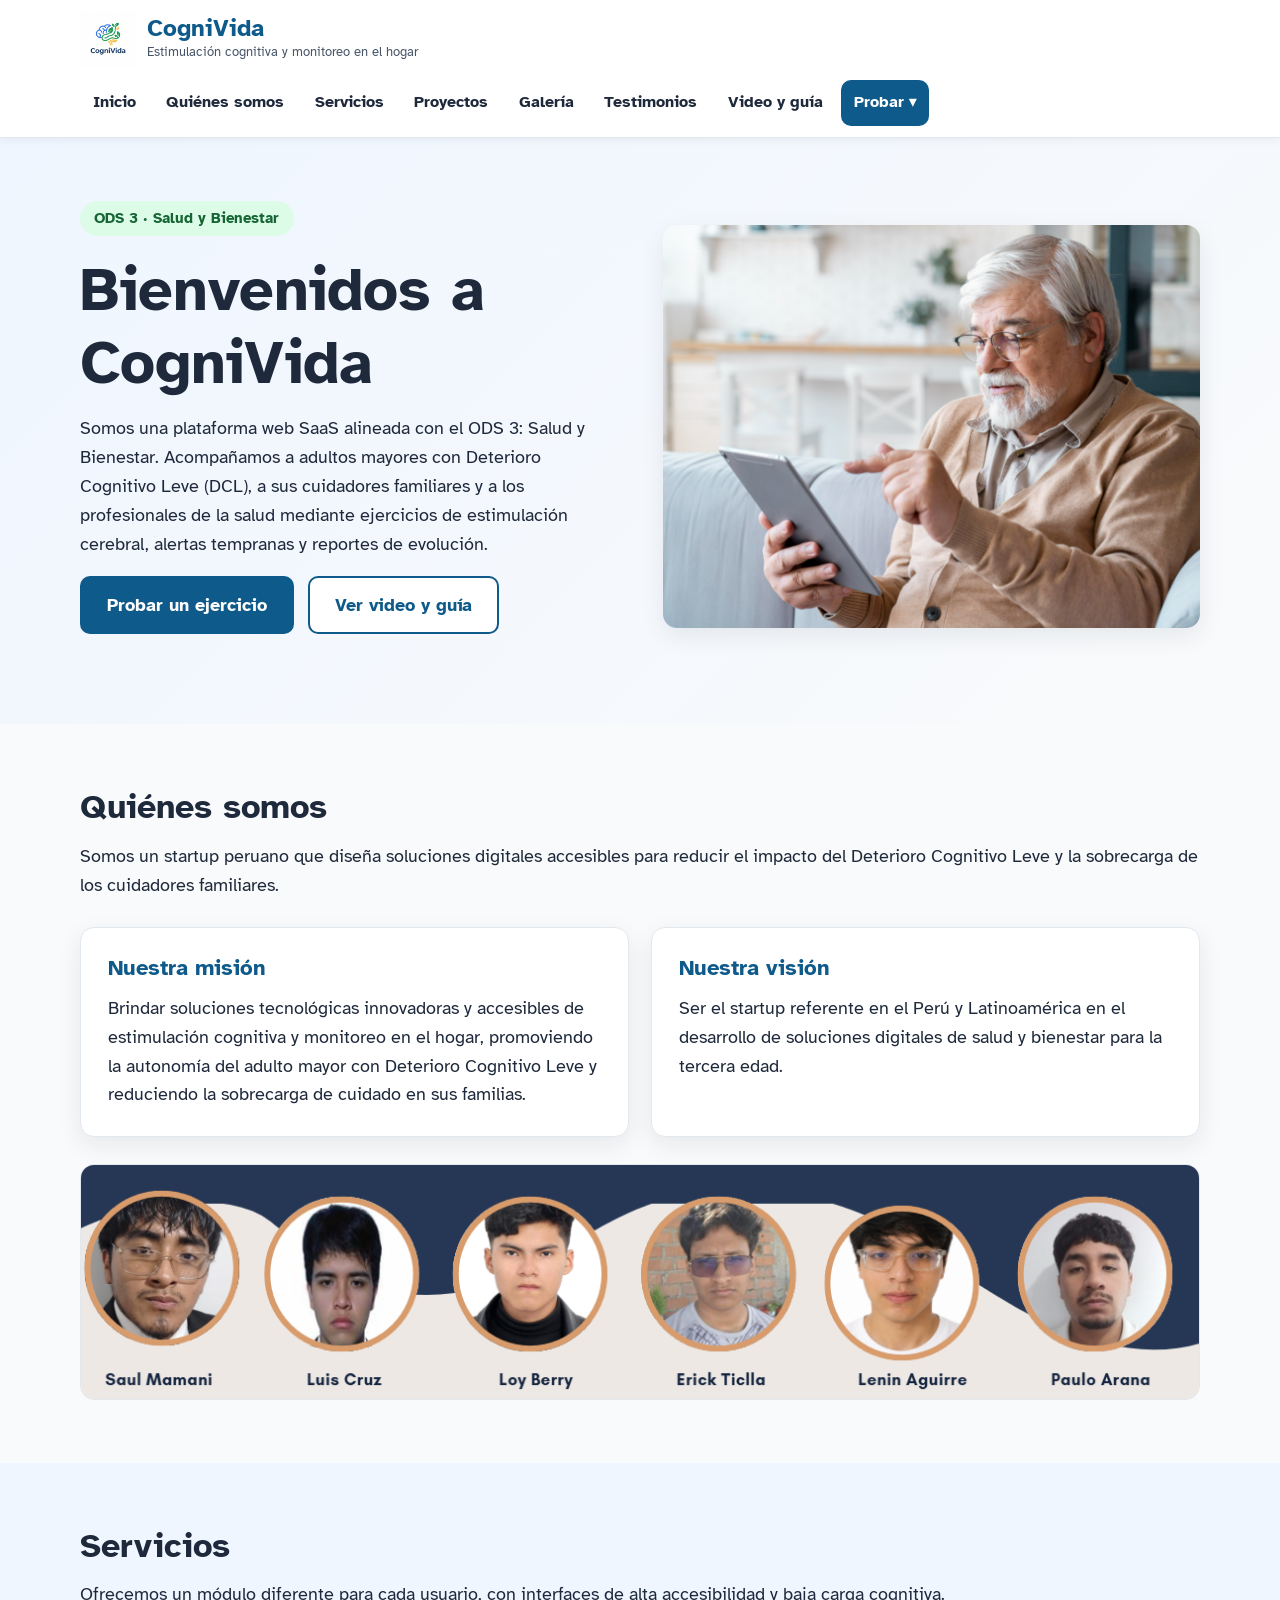
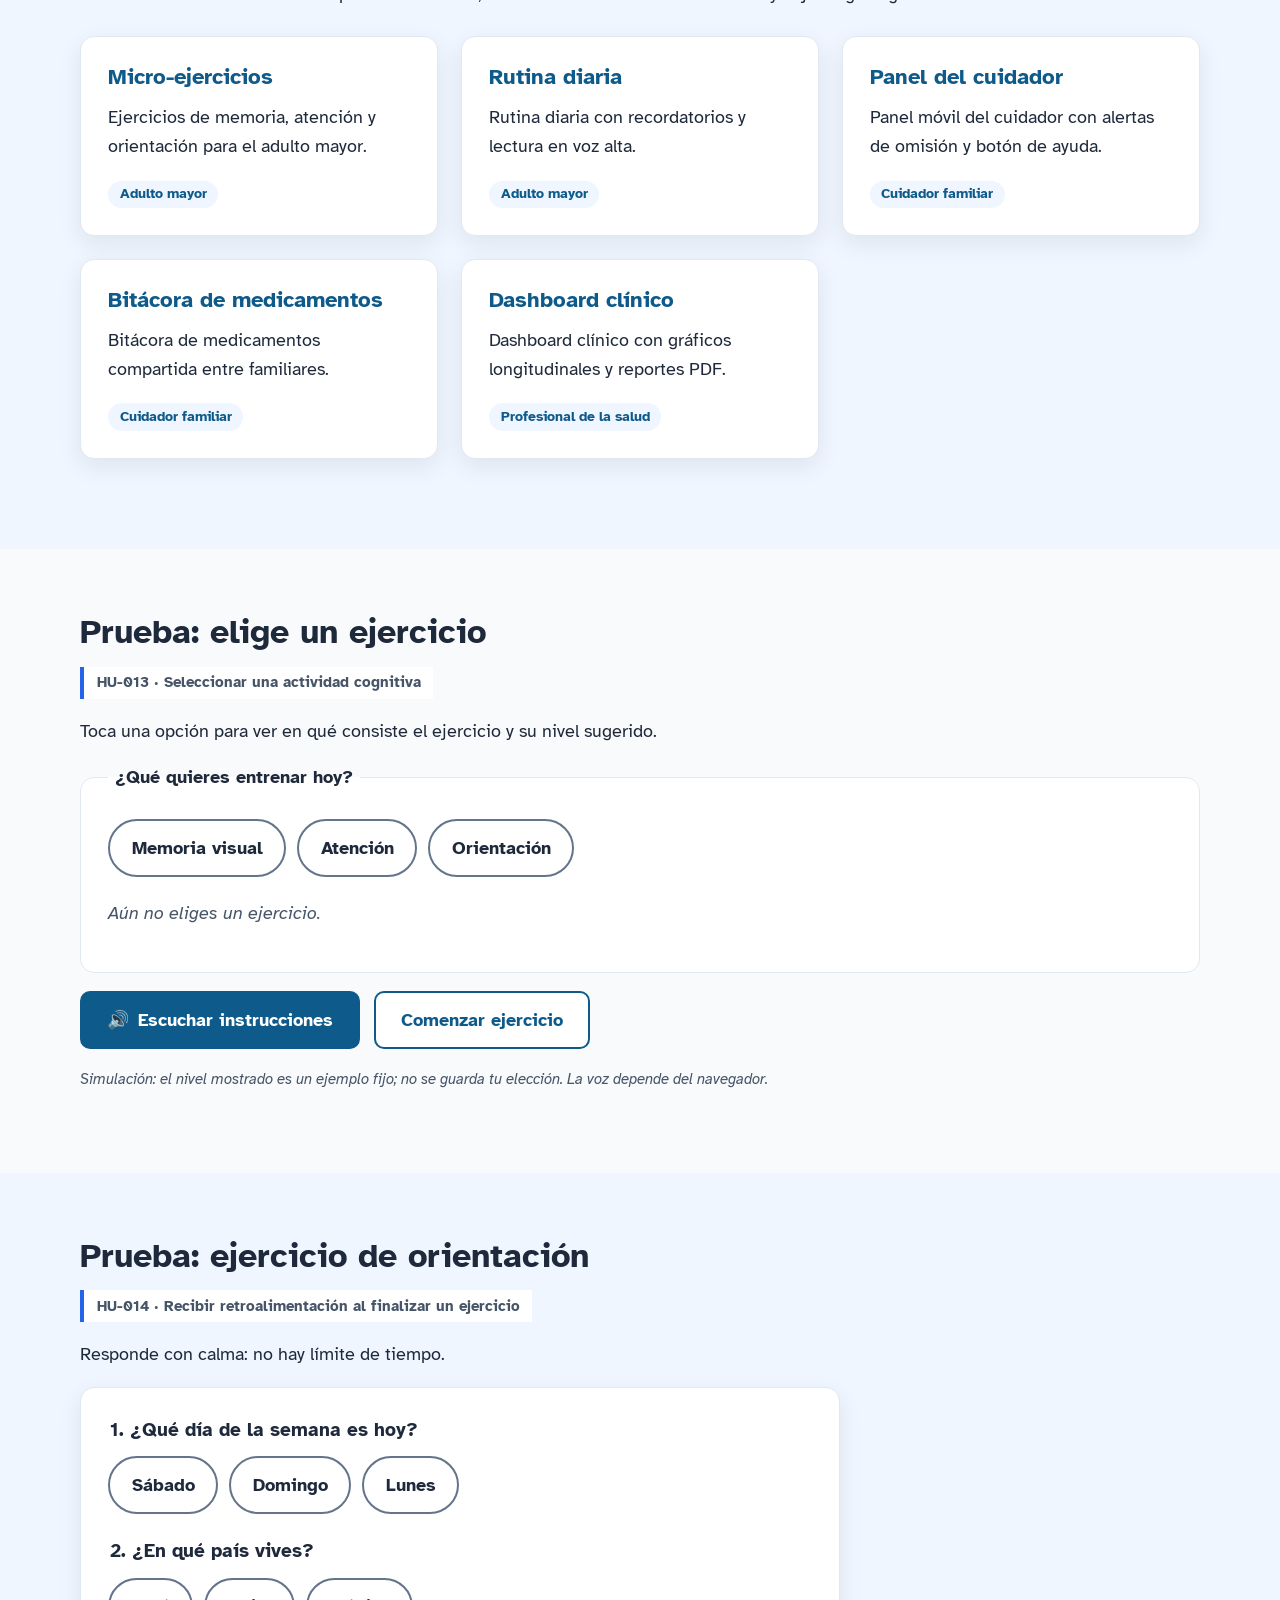
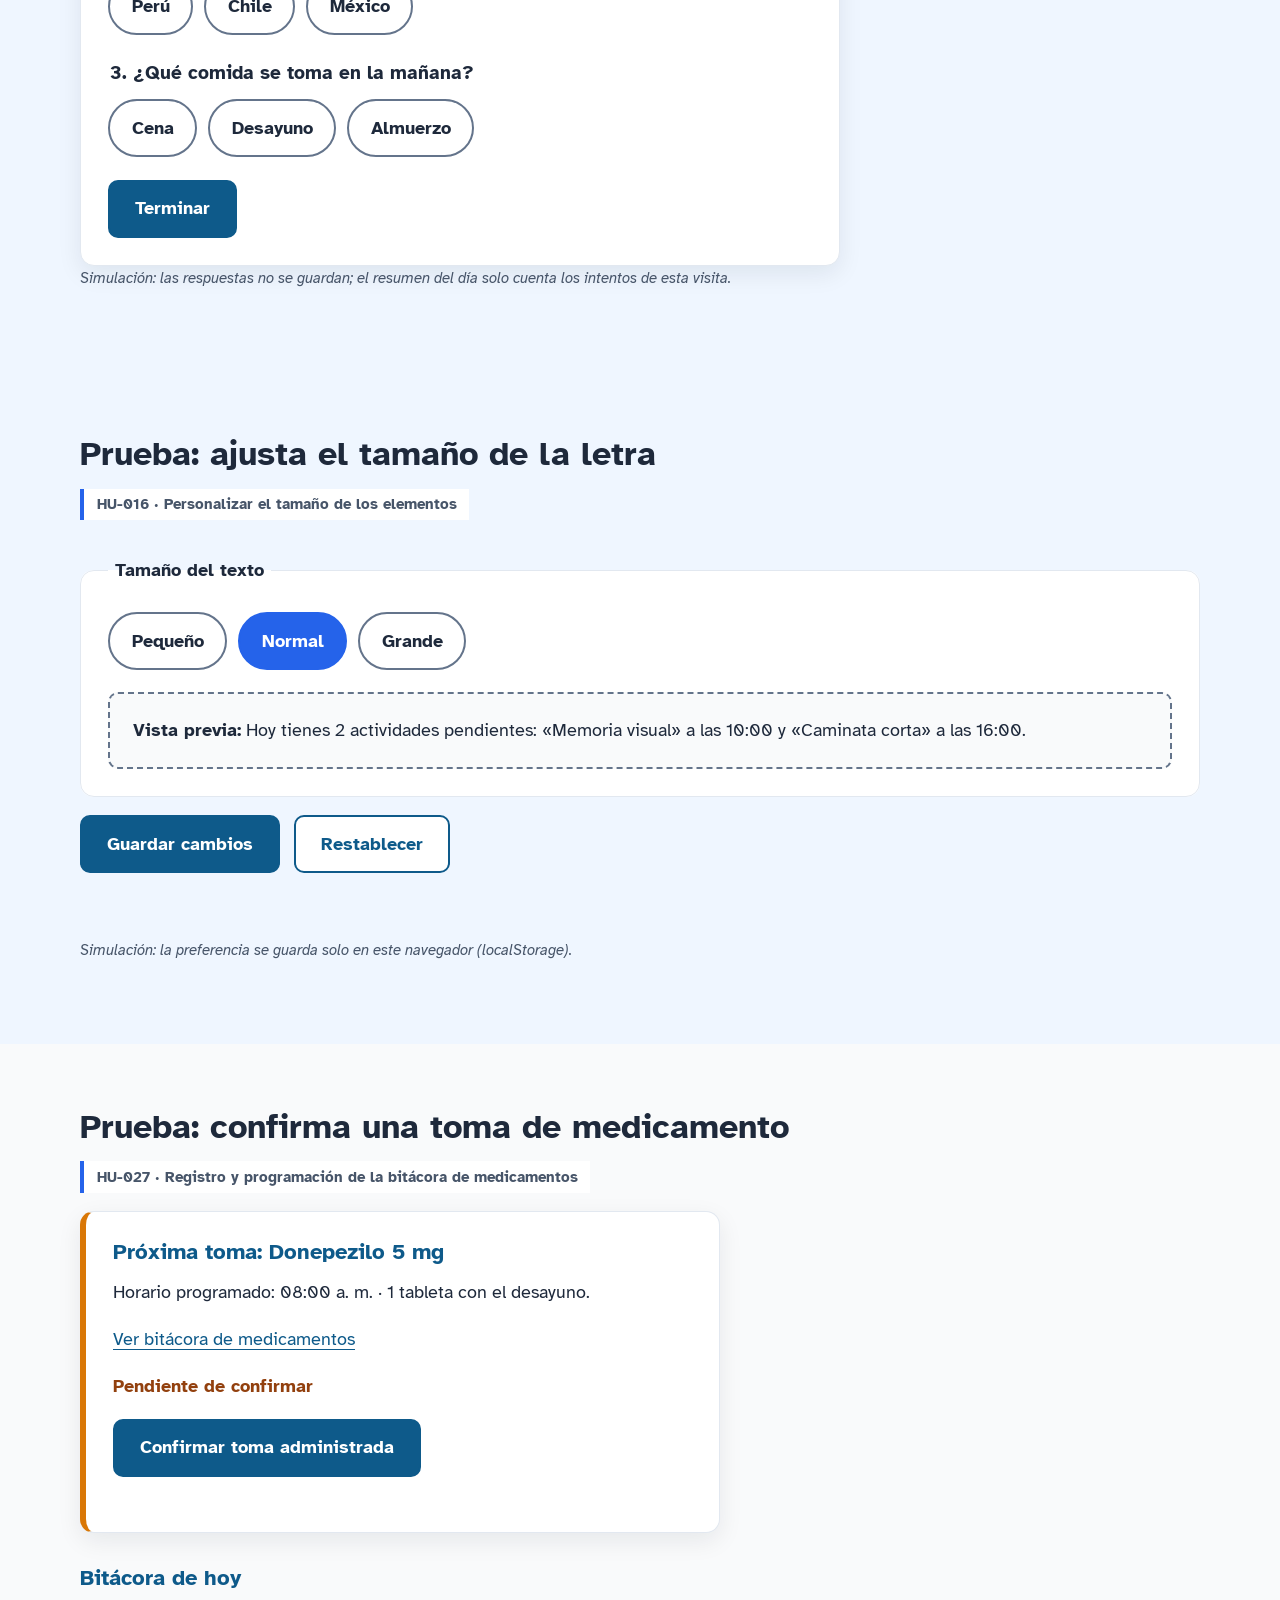
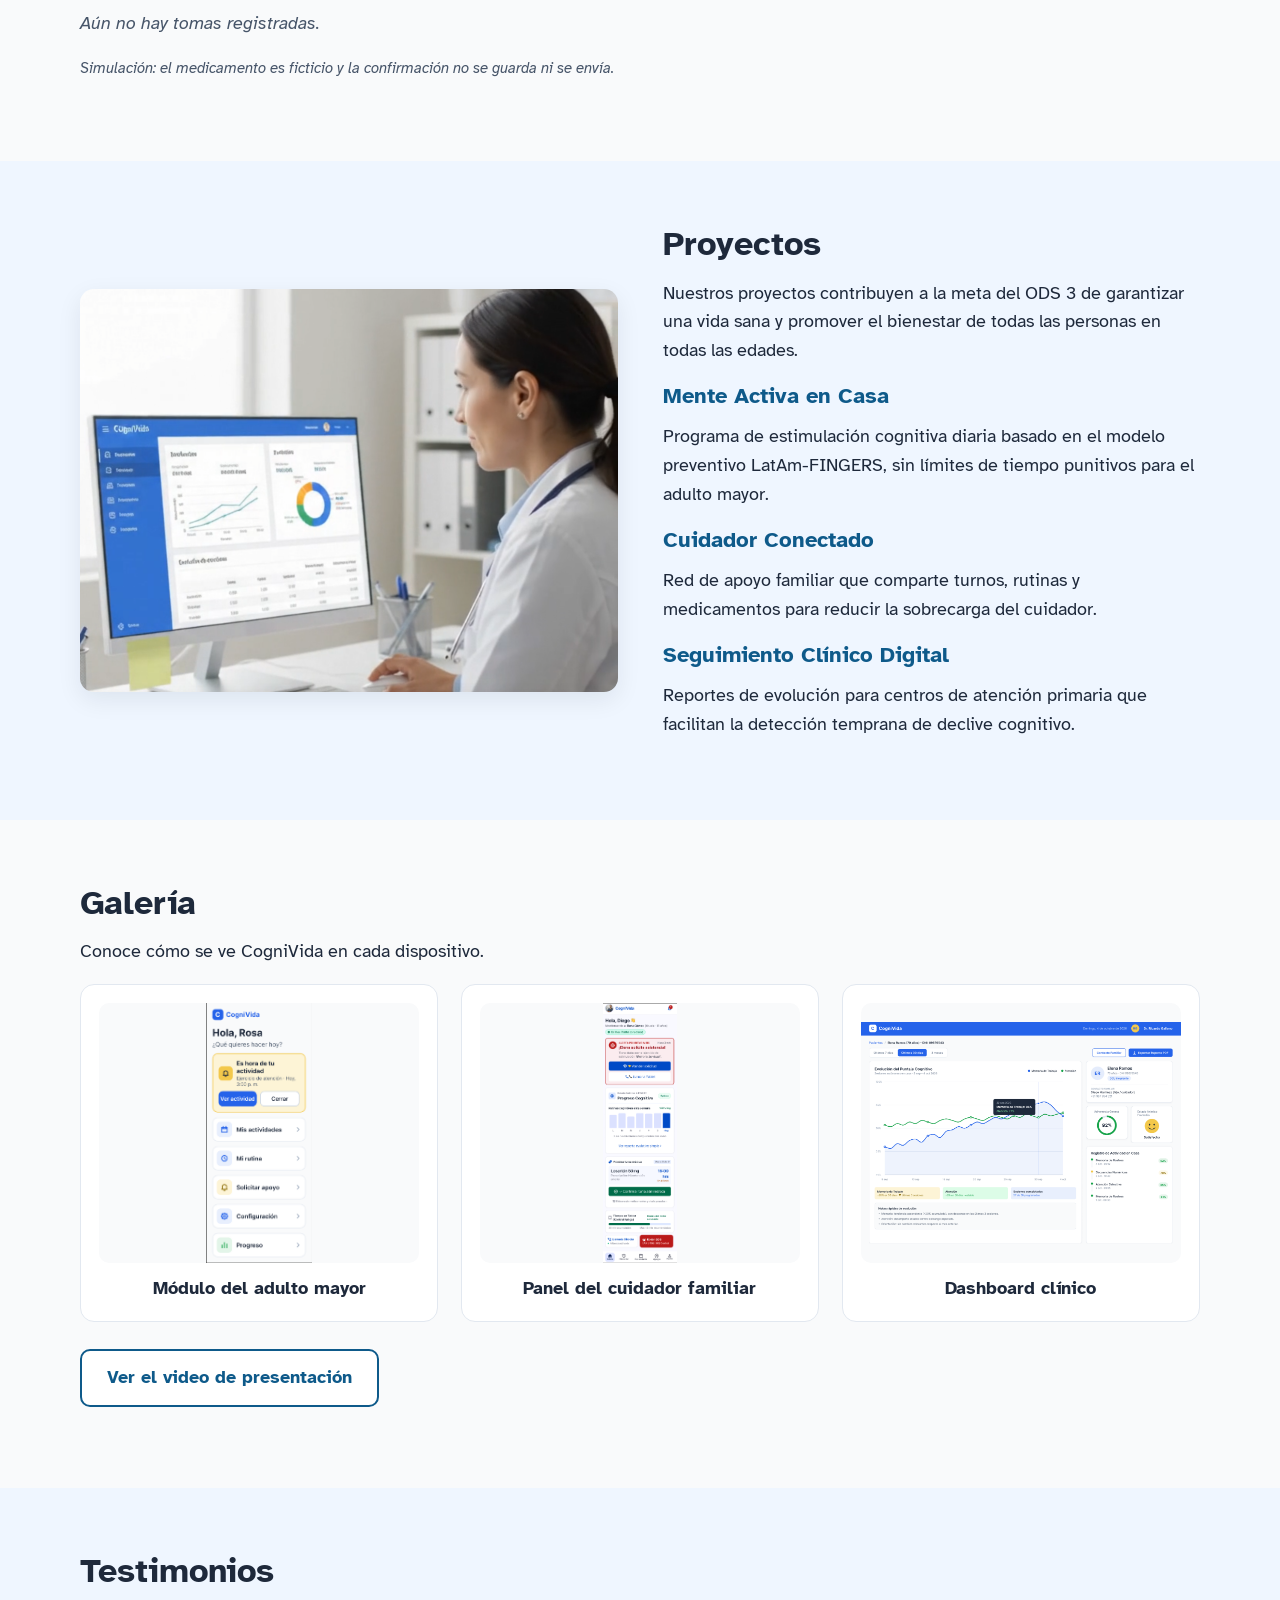
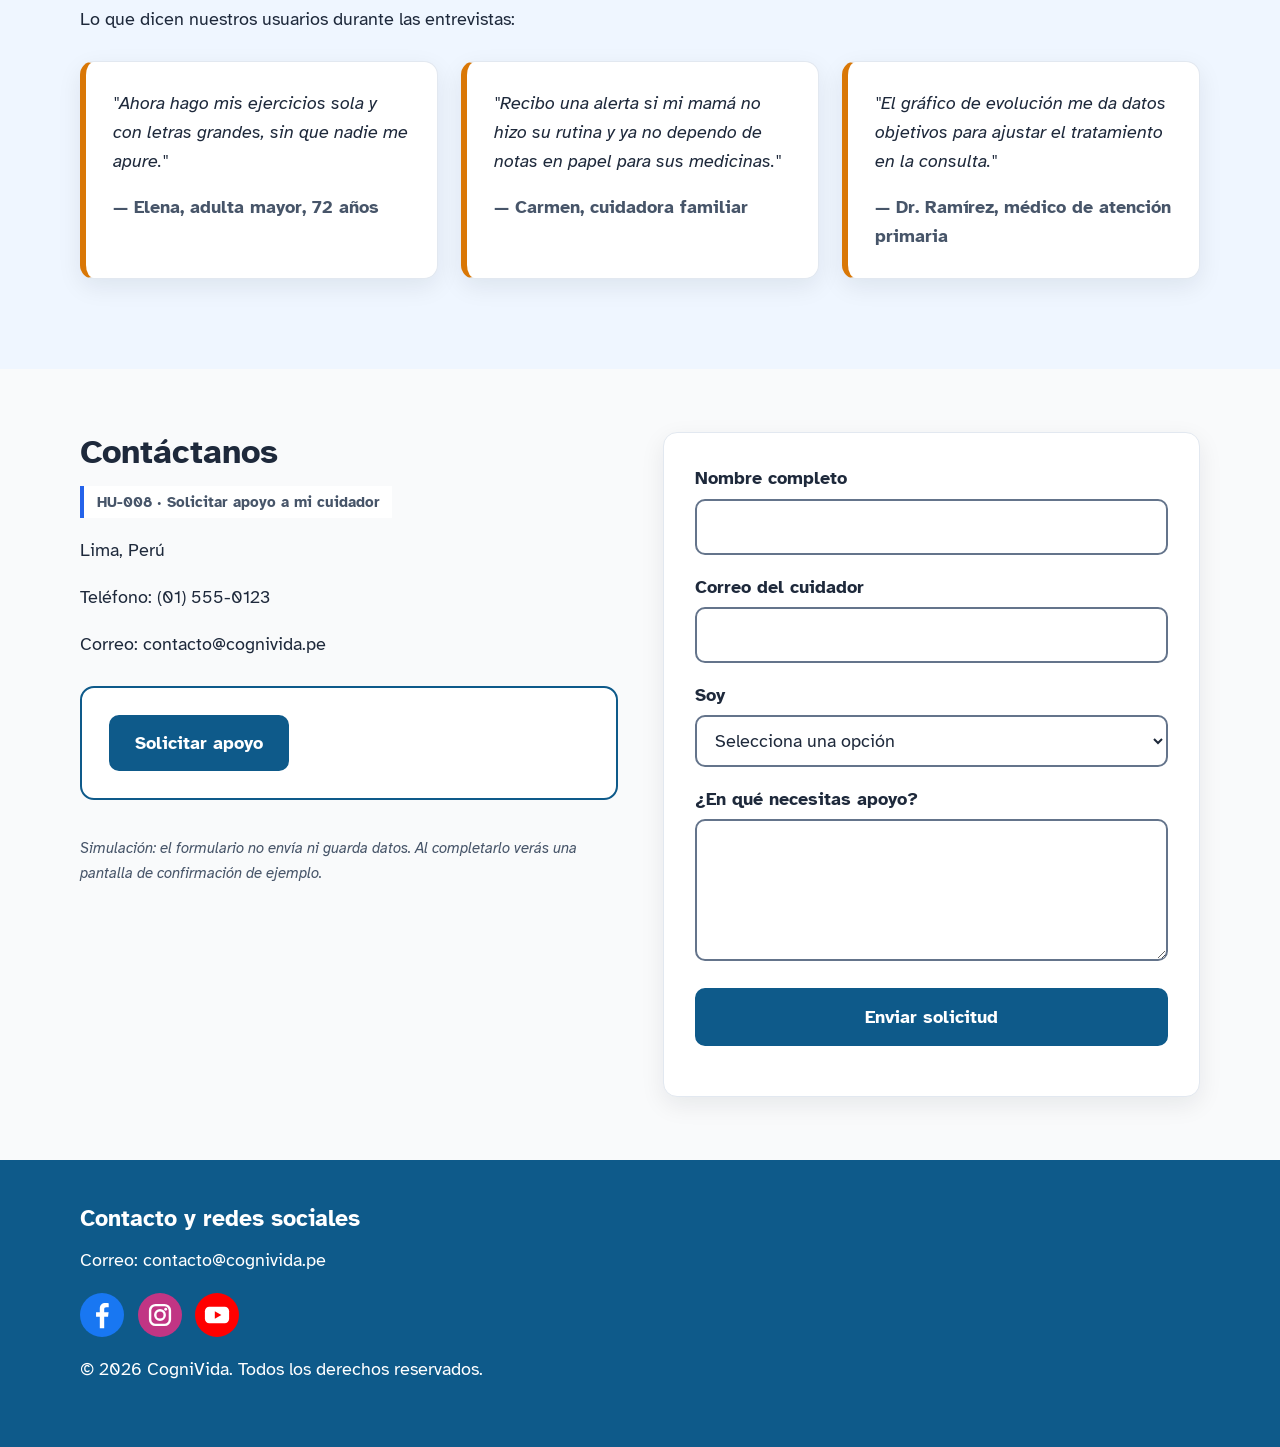
<file: index.html>
<!DOCTYPE html>
<html lang="es">

<head>
  <meta charset="UTF-8">
  <meta name="viewport"
        content="width=device-width, initial-scale=1.0">
  <title>CogniVida - ODS 3 Salud y Bienestar</title>
  <!-- PASO 1: conectar la hoja de estilos y el favicon -->
  <link rel="stylesheet" href="css/estilos.css">
  <link rel="icon" type="image/svg+xml" href="iconos/favicon.svg">
  <!-- S11: menú ACME. defer espera a que el HTML esté listo antes de ejecutar el JS -->
  <script src="js/menu.js" defer></script>
  <!-- S11 - HU-005 (Saúl Mamani): recordatorio de actividad -->
  <script src="js/recordatorio.js" defer></script>
  <!-- S11 - HU-012 (Loy Abendaño): escuchar instrucciones -->
  <script src="js/voz.js" defer></script>
  <!-- S11 - HU-014 (Paulo Arana): retroalimentación del ejercicio -->
  <script src="js/resultado.js" defer></script>
  <!-- S11 - HU-016 (Luis Cruz): tamaño de los elementos -->
  <script src="js/tamano.js" defer></script>
  <!-- S11 - HU-027 (Erick Ticlla): confirmar toma de medicamento -->
  <script src="js/medicamento.js" defer></script>
  <!-- S11 - HU-008 (Fabrizio Aguirre): solicitar apoyo -->
  <script src="js/apoyo.js" defer></script>
</head>

<body>

  <!-- ENCABEZADO FIJO (Estructura e integración: Saúl Mamani - Team Leader) -->
  <header class="cabecera">
    <div class="contenedor barra">

      <!-- Marca: regresa al inicio. menu.js también cierra la navegación móvil -->
      <a class="marca" href="#inicio" aria-label="CogniVida, ir al inicio">
        <img src="imagenes/logo-mini.png" alt="" width="56" height="56">
        <span>
          <strong>CogniVida</strong>
          <small>Estimulación cognitiva y monitoreo en el hogar</small>
        </span>
      </a>

      <!-- MENÚ ACME ADAPTADO (S11). El botón controla la navegación con id="navegacion".
           Un button ya funciona con clic, toque, Enter y barra espaciadora. -->
      <button id="boton-menu" class="hamburguesa" type="button"
              aria-controls="navegacion" aria-expanded="false" aria-label="Abrir menú">
        <span class="lineas" aria-hidden="true"><span></span><span></span><span></span></span>
        <span id="texto-menu">Menú</span>
      </button>

      <nav id="navegacion" class="navegacion" aria-label="Navegación principal">
        <!-- Lista horizontal en escritorio y vertical en celular -->
        <ul class="menu">
          <li><a href="#inicio">Inicio</a></li>
          <li><a href="#nosotros">Quiénes somos</a></li>
          <li><a href="#servicios">Servicios</a></li>
          <li><a href="#proyectos">Proyectos</a></li>
          <li><a href="#galeria">Galería</a></li>
          <li><a href="#testimonios">Testimonios</a></li>
          <li><a href="recursos.html">Video y guía</a></li>
          <li>
            <!-- details y summary abren el submenú vertical sin programar otro botón -->
            <details id="probar" class="desplegable">
              <summary>Probar</summary>
              <ul class="submenu">
                <li><a href="#orientador">Elegir un ejercicio</a></li>
                <li><a href="#ejercicio">Hacer el ejercicio</a></li>
                <li><a href="#tamano">Ajustar el tamaño</a></li>
                <li><a href="#medicamentos">Confirmar medicamento</a></li>
                <li><a href="#contacto">Pedir apoyo</a></li>
              </ul>
            </details>
          </li>
        </ul>
      </nav>

    </div>
  </header>

  <!-- CONTENIDO PRINCIPAL -->
  <main>

    <!-- PRESENTACIÓN: imagen y texto en dos columnas -->
    <section id="inicio" tabindex="-1" class="hero" aria-labelledby="titulo-inicio">

      <!-- S11 - HU-005: banner de recordatorio (oculto al inicio, lo muestra recordatorio.js).
           role="alert" hace que el lector de pantalla lo anuncie cuando aparece. -->
      <div id="banner-actividad" class="banner-recordatorio" role="alert">
        <div class="contenedor banner-contenido">
          <p><strong>Es hora de tu actividad:</strong> Memoria visual - 10:00 a. m.</p>
          <div class="banner-acciones">
            <a href="#orientador" id="btn-ver-actividad" class="boton">Ver actividad</a>
            <button type="button" id="btn-cerrar-banner" class="boton secundario">Cerrar</button>
          </div>
        </div>
      </div>
      <div class="contenedor dos-columnas">
        <div>
          <p class="etiqueta">ODS 3 · Salud y Bienestar</p>
          <h1 id="titulo-inicio">Bienvenidos a CogniVida</h1>
          <p>
            Somos una plataforma web SaaS alineada con el
            ODS 3: Salud y Bienestar. Acompañamos a adultos
            mayores con Deterioro Cognitivo Leve (DCL), a sus
            cuidadores familiares y a los profesionales de la
            salud mediante ejercicios de estimulación cerebral,
            alertas tempranas y reportes de evolución.
          </p>
          <p class="acciones">
            <a class="boton" href="#orientador">Probar un ejercicio</a>
            <a class="boton secundario" href="recursos.html">Ver video y guía</a>
          </p>
        </div>
        <img class="foto" src="imagenes/servicios.jpg"
             alt="Adulto mayor realizando ejercicios cognitivos en una tablet">
      </div>
    </section>

    <!-- QUIÉNES SOMOS (Saúl Mamani) -->
    <section id="nosotros" tabindex="-1" class="seccion">
      <div class="contenedor">

        <h2>Quiénes somos</h2>

        <p>
          Somos un startup peruano que diseña soluciones digitales
          accesibles para reducir el impacto del Deterioro Cognitivo
          Leve y la sobrecarga de los cuidadores familiares.
        </p>

        <div class="tarjetas dos">
          <article class="tarjeta">
            <h3>Nuestra misión</h3>
            <p>
              Brindar soluciones tecnológicas innovadoras y accesibles de
              estimulación cognitiva y monitoreo en el hogar, promoviendo la
              autonomía del adulto mayor con Deterioro Cognitivo Leve y
              reduciendo la sobrecarga de cuidado en sus familias.
            </p>
          </article>
          <article class="tarjeta">
            <h3>Nuestra visión</h3>
            <p>
              Ser el startup referente en el Perú y Latinoamérica en el
              desarrollo de soluciones digitales de salud y bienestar para
              la tercera edad.
            </p>
          </article>
        </div>

        <img class="foto-equipo" src="imagenes/nosotros.png"
             alt="Integrantes del equipo CogniVida: Saul Mamani, Luis Cruz, Loy Berry, Erick Ticlla, Lenin Aguirre y Paulo Arana">

      </div>
    </section>

    <!-- SERVICIOS: tarjetas en tres columnas -->
    <section id="servicios" tabindex="-1" class="seccion fondo">
      <div class="contenedor">

        <h2>Servicios</h2>

        <p>
          Ofrecemos un módulo diferente para cada usuario, con
          interfaces de alta accesibilidad y baja carga cognitiva.
        </p>

        <ul class="tarjetas">
          <li class="tarjeta"><h3>Micro-ejercicios</h3><p>Ejercicios de memoria, atención y orientación para el adulto mayor.</p><span class="chip">Adulto mayor</span></li>
          <li class="tarjeta"><h3>Rutina diaria</h3><p>Rutina diaria con recordatorios y lectura en voz alta.</p><span class="chip">Adulto mayor</span></li>
          <li class="tarjeta"><h3>Panel del cuidador</h3><p>Panel móvil del cuidador con alertas de omisión y botón de ayuda.</p><span class="chip">Cuidador familiar</span></li>
          <li class="tarjeta"><h3>Bitácora de medicamentos</h3><p>Bitácora de medicamentos compartida entre familiares.</p><span class="chip">Cuidador familiar</span></li>
          <li class="tarjeta"><h3>Dashboard clínico</h3><p>Dashboard clínico con gráficos longitudinales y reportes PDF.</p><span class="chip">Profesional de la salud</span></li>
        </ul>

      </div>
    </section>

    <!-- HU-013 Seleccionar una actividad cognitiva (Paulo Arana)
         Los radios y .resultados deben tener el MISMO padre (fieldset) -->
    <section id="orientador" tabindex="-1" class="seccion">
      <div class="contenedor">

        <h2>Prueba: elige un ejercicio</h2>
        <p class="hu">HU-013 · Seleccionar una actividad cognitiva</p>
        <p>Toca una opción para ver en qué consiste el ejercicio y su nivel sugerido.</p>

        <fieldset class="orientador">
          <legend>¿Qué quieres entrenar hoy?</legend>

          <input type="radio" id="memoria" name="ejercicio">
          <label for="memoria">Memoria visual</label>

          <input type="radio" id="atencion" name="ejercicio">
          <label for="atencion">Atención</label>

          <input type="radio" id="orientacion" name="ejercicio">
          <label for="orientacion">Orientación</label>

          <div class="resultados">
            <p class="pista">Aún no eliges un ejercicio.</p>
            <div class="respuesta memoria">
              <h3>Memoria visual <span class="chip facil">Fácil</span></h3>
              <p>Observa 4 tarjetas durante el tiempo que necesites y luego encuentra las parejas. Sin cronómetro ni penalidades.</p>
              <a class="boton" href="#tamano">Ajustar la letra antes de empezar</a>
            </div>
            <div class="respuesta atencion">
              <h3>Atención <span class="chip medio">Medio</span></h3>
              <p>Toca solo las figuras azules que aparecen entre otras de distinto color. Las instrucciones se pueden escuchar en voz alta.</p>
              <a class="boton" href="#tamano">Ajustar la letra antes de empezar</a>
            </div>
            <div class="respuesta orientacion">
              <h3>Orientación <span class="chip facil">Fácil</span></h3>
              <p>Responde preguntas sencillas sobre el día, la fecha y tu rutina, con apoyo de imágenes y lectura en voz alta.</p>
              <a class="boton" href="#tamano">Ajustar la letra antes de empezar</a>
            </div>
          </div>
        </fieldset>

        <!-- S11 - HU-012 Escuchar instrucciones de la actividad (Loy Abendaño)
             Lee en voz alta las instrucciones del ejercicio elegido arriba. -->
        <div id="pantalla-am10" class="audio-instrucciones">
          <button type="button" id="btn-escuchar" class="boton boton-audio">
            <span aria-hidden="true">🔊</span>
            <span id="texto-btn-audio">Escuchar instrucciones</span>
          </button>
          <button type="button" id="btn-siguiente" class="boton secundario">Comenzar ejercicio</button>
          <p id="aviso-voz" class="aviso" hidden>Tu navegador no puede leer las instrucciones en voz alta. Puedes leerlas en el recuadro de arriba.</p>
        </div>

        <p class="limite">Simulación: el nivel mostrado es un ejemplo fijo; no se guarda tu elección. La voz depende del navegador.</p>

      </div>
    </section>

    <!-- S11 - HU-014 Recibir retroalimentación al finalizar un ejercicio (Paulo Arana) -->
    <section id="ejercicio" tabindex="-1" class="seccion fondo">
      <div class="contenedor">

        <h2>Prueba: ejercicio de orientación</h2>
        <p class="hu">HU-014 · Recibir retroalimentación al finalizar un ejercicio</p>
        <p>Responde con calma: no hay límite de tiempo.</p>

        <!-- Cuestionario: cada fieldset es una pregunta; data-correcta guarda la respuesta -->
        <div id="cuestionario" class="tarjeta cuestionario">
          <fieldset class="pregunta" id="pregunta-dia">
            <legend>1. ¿Qué día de la semana es hoy?</legend>
            <!-- resultado.js crea estas opciones con el día real del dispositivo -->
            <div class="opciones" id="opciones-dia"></div>
          </fieldset>

          <fieldset class="pregunta" data-correcta="peru">
            <legend>2. ¿En qué país vives?</legend>
            <div class="opciones">
              <input type="radio" id="p2-peru" name="p2" value="peru"><label for="p2-peru">Perú</label>
              <input type="radio" id="p2-chile" name="p2" value="chile"><label for="p2-chile">Chile</label>
              <input type="radio" id="p2-mexico" name="p2" value="mexico"><label for="p2-mexico">México</label>
            </div>
          </fieldset>

          <fieldset class="pregunta" data-correcta="desayuno">
            <legend>3. ¿Qué comida se toma en la mañana?</legend>
            <div class="opciones">
              <input type="radio" id="p3-cena" name="p3" value="cena"><label for="p3-cena">Cena</label>
              <input type="radio" id="p3-desayuno" name="p3" value="desayuno"><label for="p3-desayuno">Desayuno</label>
              <input type="radio" id="p3-almuerzo" name="p3" value="almuerzo"><label for="p3-almuerzo">Almuerzo</label>
            </div>
          </fieldset>

          <p id="aviso-ejercicio" class="aviso" role="alert" hidden></p>
          <button type="button" id="btn-terminar" class="boton">Terminar</button>
        </div>

        <!-- Panel de resultado (AM-07): oculto hasta presionar Terminar -->
        <div id="resultado-ejercicio" class="tarjeta resultado" tabindex="-1" hidden>
          <p class="medalla" aria-hidden="true">🏅</p>
          <h3>¡Actividad completada!</h3>
          <p id="mensaje-felicitacion"></p>
          <p class="puntaje"><span id="aciertos">0</span> de <span id="total-preguntas">3</span> aciertos</p>
          <div class="barra-progreso" id="barra-progreso" role="progressbar"
               aria-label="Aciertos" aria-valuemin="0" aria-valuemax="3" aria-valuenow="0">
            <span id="barra-relleno"></span>
          </div>
          <p id="resumen-dia"></p>
          <p class="acciones">
            <button type="button" id="btn-continuar" class="boton">Continuar</button>
            <a id="btn-volver-inicio" class="boton secundario" href="#inicio">Volver al inicio</a>
          </p>
        </div>

        <p class="limite">Simulación: las respuestas no se guardan; el resumen del día solo cuenta los intentos de esta visita.</p>

      </div>
    </section>

    <!-- HU-016 Personalizar el tamaño de los elementos (Luis Cruz) -->
    <section id="tamano" tabindex="-1" class="seccion fondo">
      <div class="contenedor">

        <h2>Prueba: ajusta el tamaño de la letra</h2>
        <p class="hu">HU-016 · Personalizar el tamaño de los elementos</p>

        <fieldset class="selector-tamano">
          <legend>Tamaño del texto</legend>

          <input type="radio" id="tam-pequeno" name="tamano">
          <label for="tam-pequeno">Pequeño</label>

          <input type="radio" id="tam-normal" name="tamano" checked>
          <label for="tam-normal">Normal</label>

          <input type="radio" id="tam-grande" name="tamano">
          <label for="tam-grande">Grande</label>

          <div class="vista-previa">
            <p><strong>Vista previa:</strong> Hoy tienes 2 actividades pendientes: «Memoria visual» a las 10:00 y «Caminata corta» a las 16:00.</p>
          </div>
        </fieldset>

        <!-- S11 - HU-016: JS aplica el tamaño a toda la página y lo recuerda -->
        <p class="acciones">
          <button type="button" id="btn-guardar-tamano" class="boton">Guardar cambios</button>
          <button type="button" id="btn-restablecer-tamano" class="boton secundario">Restablecer</button>
        </p>
        <p id="mensaje-tamano" class="mensaje-estado" role="status"></p>

        <p class="limite">Simulación: la preferencia se guarda solo en este navegador (localStorage).</p>

      </div>
    </section>

    <!-- HU-027 Registro de la bitácora de medicamentos (Erick Ticlla) -->
    <section id="medicamentos" tabindex="-1" class="seccion">
      <div class="contenedor">

        <h2>Prueba: confirma una toma de medicamento</h2>
        <p class="hu">HU-027 · Registro y programación de la bitácora de medicamentos</p>

        <!-- S11 - HU-027: el checkbox de S10 se reemplaza por un botón y un dialog -->
        <div class="bitacora">
          <div class="tarjeta medicamento" id="tarjeta-medicamento">
            <h3>Próxima toma: Donepezilo 5 mg</h3>
            <p>Horario programado: 08:00 a. m. · 1 tableta con el desayuno.</p>
            <p><a href="#bitacora-hoy">Ver bitácora de medicamentos</a></p>
            <p id="estado-medicamento" class="estado estado-pendiente">Pendiente de confirmar</p>
            <button type="button" id="btn-confirmar-toma" class="boton">Confirmar toma administrada</button>
            <p id="mensaje-sincronizacion" class="mensaje-estado" role="status"></p>
          </div>

          <h3 id="bitacora-hoy" tabindex="-1">Bitácora de hoy</h3>
          <ul id="historial-tomas" class="historial">
            <li class="vacio">Aún no hay tomas registradas.</li>
          </ul>
        </div>

        <!-- Ventana de confirmación (overlay M4). dialog también se cierra con Escape -->
        <dialog id="dialogo-toma" class="dialogo" aria-labelledby="titulo-dialogo">
          <h3 id="titulo-dialogo">Confirmar medicación administrada</h3>
          <dl class="detalle-toma">
            <dt>Medicamento</dt><dd>Donepezilo</dd>
            <dt>Dosis</dt><dd>5 mg · 1 tableta</dd>
            <dt>Hora actual</dt><dd id="hora-toma">--:--</dd>
          </dl>
          <p class="acciones">
            <button type="button" id="btn-dialogo-confirmar" class="boton">Confirmar</button>
            <button type="button" id="btn-dialogo-cancelar" class="boton secundario">Cancelar</button>
          </p>
        </dialog>

        <p class="limite">Simulación: el medicamento es ficticio y la confirmación no se guarda ni se envía.</p>

      </div>
    </section>

    <!-- PROYECTOS (Paulo Arana) -->
    <section id="proyectos" tabindex="-1" class="seccion fondo">
      <div class="contenedor dos-columnas">

        <img class="foto" src="imagenes/proyectos.png"
             alt="Profesional de la salud revisando el progreso de un paciente">

        <div>
          <h2>Proyectos</h2>

          <p>
            Nuestros proyectos contribuyen a la meta del ODS 3 de
            garantizar una vida sana y promover el bienestar de todas
            las personas en todas las edades.
          </p>

          <h3>Mente Activa en Casa</h3>
          <p>
            Programa de estimulación cognitiva diaria basado en el
            modelo preventivo LatAm-FINGERS, sin límites de tiempo
            punitivos para el adulto mayor.
          </p>

          <h3>Cuidador Conectado</h3>
          <p>
            Red de apoyo familiar que comparte turnos, rutinas y
            medicamentos para reducir la sobrecarga del cuidador.
          </p>

          <h3>Seguimiento Clínico Digital</h3>
          <p>
            Reportes de evolución para centros de atención primaria que
            facilitan la detección temprana de declive cognitivo.
          </p>
        </div>

      </div>
    </section>

    <!-- GALERÍA (Luis Cruz) -->
    <section id="galeria" tabindex="-1" class="seccion">
      <div class="contenedor">

        <h2>Galería</h2>

        <p>Conoce cómo se ve CogniVida en cada dispositivo.</p>

        <div class="galeria">
          <figure>
            <img src="imagenes/m1.png" alt="Módulo del adulto mayor en tablet">
            <figcaption>Módulo del adulto mayor</figcaption>
          </figure>
          <figure>
            <img src="imagenes/m2.png" alt="Panel del cuidador familiar en celular">
            <figcaption>Panel del cuidador familiar</figcaption>
          </figure>
          <figure>
            <img src="imagenes/m3.png" alt="Dashboard clínico del profesional de la salud">
            <figcaption>Dashboard clínico</figcaption>
          </figure>
        </div>

        <p><a class="boton secundario" href="recursos.html">Ver el video de presentación</a></p>

      </div>
    </section>

    <!-- TESTIMONIOS (Erick Ticlla) -->
    <section id="testimonios" tabindex="-1" class="seccion fondo">
      <div class="contenedor">

        <h2>Testimonios</h2>

        <p>Lo que dicen nuestros usuarios durante las entrevistas:</p>

        <div class="tarjetas">
          <blockquote class="tarjeta">
            <p>"Ahora hago mis ejercicios sola y con letras grandes, sin que nadie me apure."</p>
            <p>— Elena, adulta mayor, 72 años</p>
          </blockquote>

          <blockquote class="tarjeta">
            <p>"Recibo una alerta si mi mamá no hizo su rutina y ya no dependo de notas en papel para sus medicinas."</p>
            <p>— Carmen, cuidadora familiar</p>
          </blockquote>

          <blockquote class="tarjeta">
            <p>"El gráfico de evolución me da datos objetivos para ajustar el tratamiento en la consulta."</p>
            <p>— Dr. Ramírez, médico de atención primaria</p>
          </blockquote>
        </div>

      </div>
    </section>

    <!-- CONTÁCTANOS + HU-008 Solicitar apoyo a mi cuidador (Fabrizio Aguirre)
         Los campos no llevan name: no se agregan datos a la URL -->
    <section id="contacto" tabindex="-1" class="seccion">
      <div class="contenedor dos-columnas">

        <div>
          <h2>Contáctanos</h2>
          <p class="hu">HU-008 · Solicitar apoyo a mi cuidador</p>
          <p>Lima, Perú</p>
          <p>Teléfono: (01) 555-0123</p>
          <p>Correo: contacto@cognivida.pe</p>

          <!-- S11 - HU-008 Solicitar apoyo a mi cuidador (Fabrizio Aguirre) -->
          <div id="contenedor-apoyo" class="apoyo-accesible">
            <!-- Botón inicial -->
            <button type="button" id="btn-solicitar-apoyo" class="btn-accesible btn-primario">Solicitar apoyo</button>

            <!-- Panel de confirmación oculto por defecto -->
            <div id="panel-apoyo" class="oculto" aria-live="polite">
              <p id="mensaje-apoyo" class="texto-grande">
                ¿Pedir ayuda a <strong>Diego</strong> con la actividad <strong>Memoria visual</strong>?
              </p>

              <div id="acciones-apoyo" class="grupo-botones">
                <button type="button" id="btn-enviar-solicitud" class="btn-accesible btn-primario">Enviar solicitud</button>
                <button type="button" id="btn-cancelar-apoyo" class="btn-accesible btn-secundario">Cancelar</button>
              </div>

              <!-- Casilla para demostrar el CA03 sin desconectar el equipo -->
              <p class="simular">
                <input type="checkbox" id="simular-sin-conexion">
                <label for="simular-sin-conexion">Simular sin conexión (prueba del CA03)</label>
              </p>
            </div>
          </div>

          <p class="limite">Simulación: el formulario no envía ni guarda datos. Al completarlo verás una pantalla de confirmación de ejemplo.</p>
        </div>

        <form class="formulario" action="confirmacion.html" method="get">

          <p>
            <label for="nombre">Nombre completo</label>
            <input type="text" id="nombre" required>
          </p>

          <p>
            <label for="correo">Correo del cuidador</label>
            <input type="email" id="correo" required>
          </p>

          <p>
            <label for="perfil">Soy</label>
            <select id="perfil" required>
              <option value="">Selecciona una opción</option>
              <option value="adulto">Adulto mayor</option>
              <option value="cuidador">Cuidador familiar</option>
              <option value="medico">Profesional de la salud</option>
            </select>
          </p>

          <p>
            <label for="mensaje">¿En qué necesitas apoyo?</label>
            <textarea id="mensaje" rows="4" minlength="15" required></textarea>
          </p>

          <p>
            <button class="boton" type="submit">Enviar solicitud</button>
          </p>

        </form>

      </div>
    </section>

  </main>

  <!-- PIE DE PÁGINA -->
  <footer class="pie">
    <div class="contenedor">

      <h2>Contacto y redes sociales</h2>

      <p>Correo: contacto@cognivida.pe</p>

      <p class="redes">
        <a href="https://www.facebook.com/" aria-label="Facebook">
          <img src="iconos/facebook.svg" alt="" width="40" height="40">
        </a>
        <a href="https://www.instagram.com/" aria-label="Instagram">
          <img src="iconos/instagram.svg" alt="" width="40" height="40">
        </a>
        <a href="https://www.youtube.com/" aria-label="YouTube">
          <img src="iconos/youtube.svg" alt="" width="40" height="40">
        </a>
      </p>

      <p>
        &copy; 2026 CogniVida.
        Todos los derechos reservados.
      </p>

    </div>
  </footer>

</body>
</html>
</file>
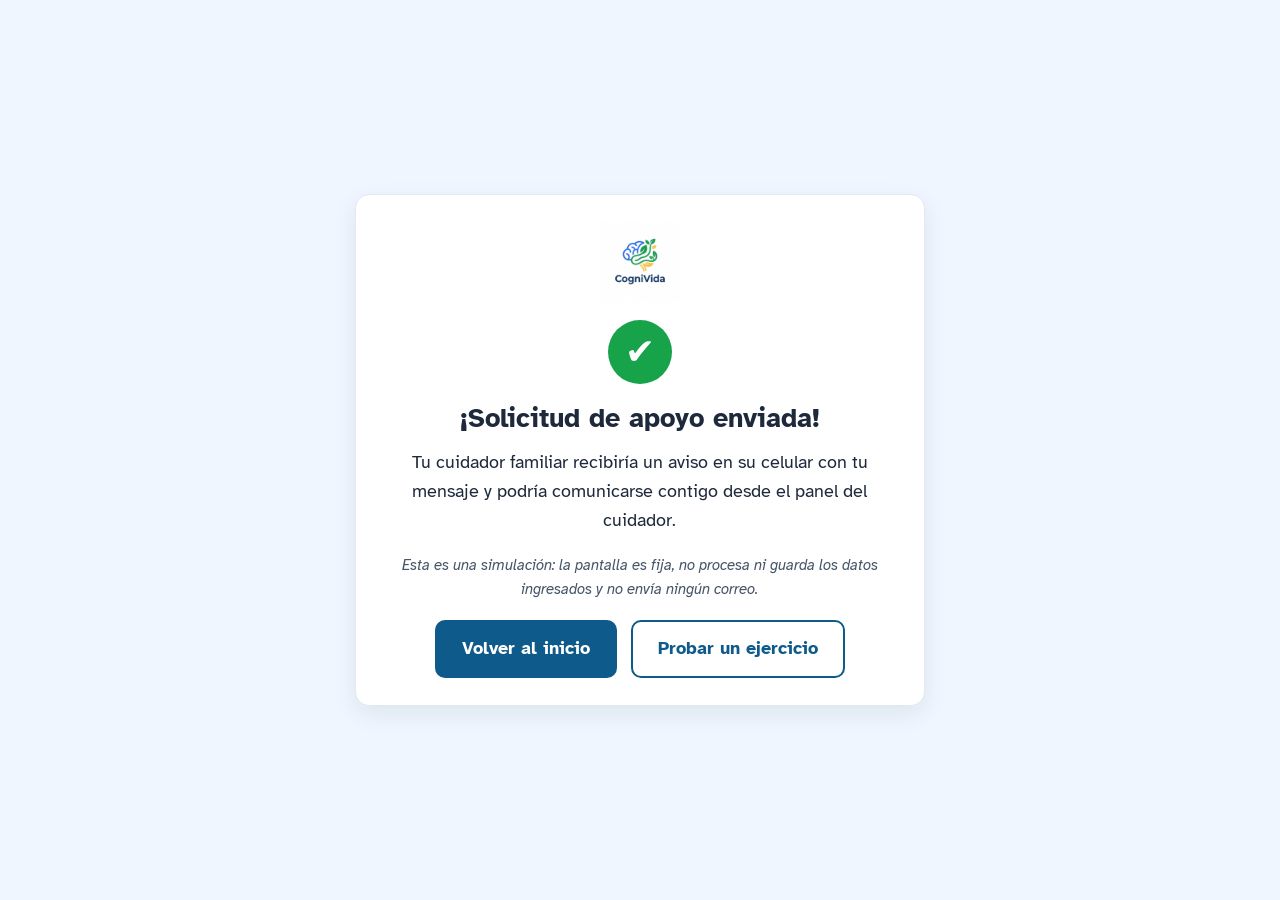
<file: confirmacion.html>
<!DOCTYPE html>
<html lang="es">

<head>
  <meta charset="UTF-8">
  <meta name="viewport"
        content="width=device-width, initial-scale=1.0">
  <title>Solicitud enviada - CogniVida</title>
  <link rel="stylesheet" href="css/estilos.css">
  <link rel="icon" type="image/svg+xml" href="iconos/favicon.svg">
  <!-- S11 - HU-016 (Luis Cruz): aplica el tamaño de letra guardado -->
  <script src="js/tamano.js" defer></script>
</head>

<body class="pagina-confirmacion">

  <!-- Pantalla fija: final del recorrido de prueba (HU-008) -->
  <main class="seccion">
    <div class="contenedor">

      <article class="tarjeta confirmacion">
        <img src="imagenes/logo-mini.png" alt="Logotipo de CogniVida" width="80" height="80">
        <p class="icono-ok" aria-hidden="true">✔</p>
        <h1>¡Solicitud de apoyo enviada!</h1>
        <p>
          Tu cuidador familiar recibiría un aviso en su celular con tu mensaje
          y podría comunicarse contigo desde el panel del cuidador.
        </p>
        <p class="limite">
          Esta es una simulación: la pantalla es fija, no procesa ni guarda
          los datos ingresados y no envía ningún correo.
        </p>
        <p class="acciones">
          <a class="boton" href="index.html">Volver al inicio</a>
          <a class="boton secundario" href="index.html#orientador">Probar un ejercicio</a>
        </p>
      </article>

    </div>
  </main>

</body>
</html>
</file>
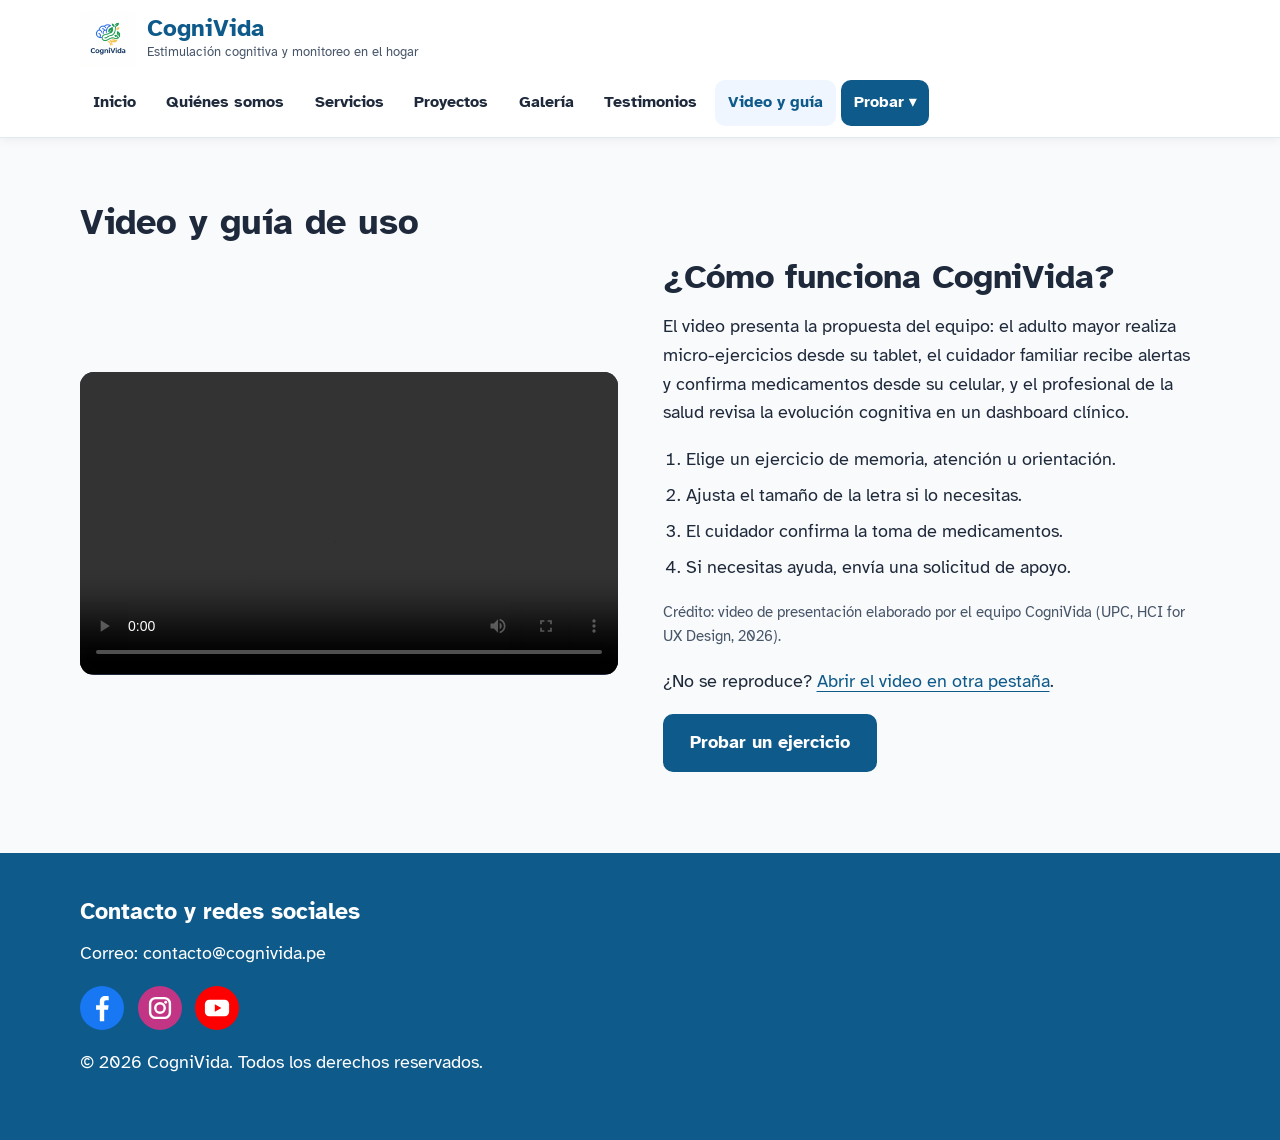
<file: recursos.html>
<!DOCTYPE html>
<html lang="es">

<head>
  <meta charset="UTF-8">
  <meta name="viewport"
        content="width=device-width, initial-scale=1.0">
  <title>Video y guía - CogniVida</title>
  <link rel="stylesheet" href="css/estilos.css">
  <link rel="icon" type="image/svg+xml" href="iconos/favicon.svg">
  <!-- S11 - HU-016 (Luis Cruz): aplica el tamaño de letra guardado -->
  <script src="js/tamano.js" defer></script>
  <!-- S11: menú ACME. defer espera a que el HTML esté listo antes de ejecutar el JS -->
  <script src="js/menu.js" defer></script>
</head>

<body>

  <!-- ENCABEZADO FIJO: mismo menú que index.html -->
  <header class="cabecera">
    <div class="contenedor barra">

      <!-- Marca: regresa al inicio. menu.js también cierra la navegación móvil -->
      <a class="marca" href="index.html#inicio" aria-label="CogniVida, ir al inicio">
        <img src="imagenes/logo-mini.png" alt="" width="56" height="56">
        <span>
          <strong>CogniVida</strong>
          <small>Estimulación cognitiva y monitoreo en el hogar</small>
        </span>
      </a>

      <!-- MENÚ ACME ADAPTADO (S11). El botón controla la navegación con id="navegacion".
           Un button ya funciona con clic, toque, Enter y barra espaciadora. -->
      <button id="boton-menu" class="hamburguesa" type="button"
              aria-controls="navegacion" aria-expanded="false" aria-label="Abrir menú">
        <span class="lineas" aria-hidden="true"><span></span><span></span><span></span></span>
        <span id="texto-menu">Menú</span>
      </button>

      <nav id="navegacion" class="navegacion" aria-label="Navegación principal">
        <!-- Lista horizontal en escritorio y vertical en celular -->
        <ul class="menu">
          <li><a href="index.html#inicio">Inicio</a></li>
          <li><a href="index.html#nosotros">Quiénes somos</a></li>
          <li><a href="index.html#servicios">Servicios</a></li>
          <li><a href="index.html#proyectos">Proyectos</a></li>
          <li><a href="index.html#galeria">Galería</a></li>
          <li><a href="index.html#testimonios">Testimonios</a></li>
          <li><a href="recursos.html" aria-current="page">Video y guía</a></li>
          <li>
            <!-- details y summary abren el submenú vertical sin programar otro botón -->
            <details id="probar" class="desplegable">
              <summary>Probar</summary>
              <ul class="submenu">
                <li><a href="index.html#orientador">Elegir un ejercicio</a></li>
                <li><a href="index.html#ejercicio">Hacer el ejercicio</a></li>
                <li><a href="index.html#tamano">Ajustar el tamaño</a></li>
                <li><a href="index.html#medicamentos">Confirmar medicamento</a></li>
                <li><a href="index.html#contacto">Pedir apoyo</a></li>
              </ul>
            </details>
          </li>
        </ul>
      </nav>

    </div>
  </header>

  <main id="recursos" class="seccion" tabindex="-1">
    <div class="contenedor">

      <h1>Video y guía de uso</h1>

      <!-- Video y texto en dos columnas -->
      <div class="dos-columnas">

        <!-- Video local del proyecto. Para usar YouTube, reemplaza este bloque por:
             <iframe class="video" src="https://www.youtube.com/embed/CODIGO"
                     title="Descripción del video" allowfullscreen></iframe> -->
        <video class="video" src="videos/presentacion.mp4" controls>
          Tu navegador no soporta la reproducción de video.
        </video>

        <div>
          <h2>¿Cómo funciona CogniVida?</h2>
          <p>
            El video presenta la propuesta del equipo: el adulto mayor realiza
            micro-ejercicios desde su tablet, el cuidador familiar recibe alertas
            y confirma medicamentos desde su celular, y el profesional de la salud
            revisa la evolución cognitiva en un dashboard clínico.
          </p>
          <ol class="pasos">
            <li>Elige un ejercicio de memoria, atención u orientación.</li>
            <li>Ajusta el tamaño de la letra si lo necesitas.</li>
            <li>El cuidador confirma la toma de medicamentos.</li>
            <li>Si necesitas ayuda, envía una solicitud de apoyo.</li>
          </ol>
          <p class="credito">
            Crédito: video de presentación elaborado por el equipo CogniVida
            (UPC, HCI for UX Design, 2026).
          </p>
          <p>
            ¿No se reproduce?
            <a href="videos/presentacion.mp4">Abrir el video en otra pestaña</a>.
          </p>
          <p><a class="boton" href="index.html#orientador">Probar un ejercicio</a></p>
        </div>

      </div>

    </div>
  </main>

  <footer class="pie">
    <div class="contenedor">
      <h2>Contacto y redes sociales</h2>
      <p>Correo: contacto@cognivida.pe</p>
      <p class="redes">
        <a href="https://www.facebook.com/" aria-label="Facebook"><img src="iconos/facebook.svg" alt="" width="40" height="40"></a>
        <a href="https://www.instagram.com/" aria-label="Instagram"><img src="iconos/instagram.svg" alt="" width="40" height="40"></a>
        <a href="https://www.youtube.com/" aria-label="YouTube"><img src="iconos/youtube.svg" alt="" width="40" height="40"></a>
      </p>
      <p>&copy; 2026 CogniVida. Todos los derechos reservados.</p>
    </div>
  </footer>

</body>
</html>
</file>
<file: css/estilos.css>
/* ==========================================================
   CogniVida - estilos.css (Semana 10: landing page responsive)
   ODS 3: Salud y Bienestar
   Un solo HTML y un solo CSS: las media queries del final
   adaptan la misma web a tablet (900px) y celular (600px).
   ========================================================== */

/* Tipografía para baja visión. Si no hay Internet, usa la fuente del sistema */
@import url("https://fonts.googleapis.com/css2?family=Atkinson+Hyperlegible:wght@400;700&display=swap");

/* ---------- PASO 1. VARIABLES: paleta de la guía de estilos ---------- */
:root {
  --azul-principal: #2563EA;   /* botones y estado seleccionado */
  --azul-oscuro: #1E293B;      /* títulos y texto principal */
  --azul-clinico: #0E5A8A;     /* encabezado, enlaces y marca */
  --verde-exito: #16A34A;      /* confirmaciones */
  --verde-texto: #166534;      /* texto verde con contraste 7:1 */
  --amarillo: #F3C84B;         /* foco sobre fondos oscuros */
  --ambar: #D97706;            /* nivel medio / alerta */
  --ambar-texto: #92400E;      /* texto ámbar con contraste 7:1 */
  --fondo: #F9FAFB;            /* fondo general */
  --fondo-azul: #EFF6FF;       /* secciones alternas (.fondo) */
  --blanco: #FFFFFF;
  --texto-secundario: #475569; /* 7,3:1 sobre blanco */
  --borde: #E2E8F0;
  --borde-fuerte: #64748B;     /* bordes de campos (3:1 o más) */
  --radio: 14px;
  --sombra: 0 8px 24px rgba(15, 23, 42, .08);
}

/* ---------- PASO 2. BASE ---------- */
*,
*::before,
*::after { box-sizing: border-box; }

html {
  font-size: 112.5%;             /* 18 px: lectura cómoda para adultos mayores */
  scroll-behavior: smooth;
}

body {
  margin: 0;
  font-family: "Atkinson Hyperlegible", system-ui, "Segoe UI", Arial, sans-serif;
  line-height: 1.6;
  color: var(--azul-oscuro);
  background: var(--fondo);
}

h1, h2, h3 { line-height: 1.2; margin: 0 0 .75rem; color: var(--azul-oscuro); }
h2 { font-size: 1.9rem; }
h3 { font-size: 1.2rem; color: var(--azul-clinico); }
p  { margin: 0 0 1rem; }

img { display: block; max-width: 100%; height: auto; }

a { color: var(--azul-clinico); text-underline-offset: .2em; }

/* Borde de enfoque visible al navegar con Tab: no eliminar */
a:focus-visible,
button:focus-visible,
summary:focus-visible,
input:focus-visible,
select:focus-visible,
textarea:focus-visible,
label:focus-visible {
  outline: 3px solid var(--azul-principal);
  outline-offset: 3px;
}

/* ---------- PASO 3. CONTENEDOR Y SECCIONES ---------- */
/* .contenedor centra el contenido; .seccion da espacio arriba y abajo */
.contenedor { width: 92%; max-width: 1120px; margin: 0 auto; }
.seccion    { padding: 3.5rem 0; }
.fondo      { background: var(--fondo-azul); }

/* Al ir a #contacto, el título no queda debajo del header fijo */
section[id],
main[id] { scroll-margin-top: 130px; }

/* ---------- PASO 4. HEADER FIJO Y MENÚS ---------- */
.cabecera {
  position: sticky;
  top: 0;
  z-index: 100;
  background: var(--blanco);
  border-bottom: 1px solid var(--borde);
  box-shadow: 0 2px 10px rgba(15, 23, 42, .06);
}

/* display: flex coloca marca y menú en una fila; flex-wrap permite saltar de línea */
.barra {
  display: flex;
  flex-wrap: wrap;
  align-items: center;
  justify-content: space-between;
  gap: .75rem 1.5rem;
  padding: .6rem 0;
}

.marca {
  display: flex;
  align-items: center;
  gap: .6rem;
  text-decoration: none;
  color: var(--azul-clinico);
}
.marca strong { display: block; font-size: 1.35rem; line-height: 1.1; }
.marca small  { display: block; font-size: .72rem; color: var(--texto-secundario); }

/* Menú horizontal: la lista sigue siendo semántica, solo se quitan viñetas */
.menu {
  display: flex;
  flex-wrap: wrap;
  align-items: center;
  gap: .3rem;
  list-style: none;
  margin: 0;
  padding: 0;
}

.menu a,
.desplegable summary {
  display: block;
  min-height: 44px;               /* área táctil mínima */
  padding: .55rem .7rem;
  border-radius: 10px;
  font-size: .9rem;
  font-weight: 700;
  color: var(--azul-oscuro);
  text-decoration: none;
}

.menu a:hover,
.desplegable summary:hover,
.menu a[aria-current="page"] {
  background: var(--fondo-azul);
  color: var(--azul-clinico);
}

/* Menú vertical desplegable con details/summary: funciona con clic, Enter y toque */
.desplegable { position: relative; }

.desplegable summary {
  cursor: pointer;
  list-style: none;
  background: var(--azul-clinico);
  color: var(--blanco);
}
.desplegable summary::-webkit-details-marker { display: none; }
.desplegable summary::after { content: " ▾"; }
.desplegable[open] summary::after { content: " ▴"; }
.desplegable summary:hover { background: var(--azul-oscuro); color: var(--blanco); }

.submenu {
  position: absolute;
  top: calc(100% + .4rem);
  left: 0;
  width: 240px;
  list-style: none;
  margin: 0;
  padding: .4rem;
  background: var(--blanco);
  border: 1px solid var(--borde);
  border-radius: var(--radio);
  box-shadow: var(--sombra);
}
.submenu a { font-weight: 400; }

/* ---------- PASO 5. BOTONES, ETIQUETAS Y TARJETAS ---------- */
.boton {
  display: inline-block;
  min-height: 48px;
  padding: .7rem 1.4rem;
  border: 2px solid var(--azul-clinico);
  border-radius: 10px;
  background: var(--azul-clinico);   /* 7,4:1 con texto blanco */
  color: var(--blanco);
  font: inherit;
  font-weight: 700;
  text-decoration: none;
  cursor: pointer;
  transition: background-color .15s;
}
.boton:hover { background: var(--azul-oscuro); border-color: var(--azul-oscuro); }

.boton.secundario { background: var(--blanco); color: var(--azul-clinico); }
.boton.secundario:hover { background: var(--fondo-azul); }

.acciones { display: flex; flex-wrap: wrap; gap: .75rem; }

.etiqueta {
  display: inline-block;
  padding: .3rem .8rem;
  border-radius: 999px;
  background: #DCFCE7;
  color: var(--verde-texto);
  font-size: .85rem;
  font-weight: 700;
}

.chip {
  display: inline-block;
  padding: .15rem .65rem;
  border-radius: 999px;
  background: var(--fondo-azul);
  color: var(--azul-clinico);
  font-size: .78rem;
  font-weight: 700;
  vertical-align: middle;
}
.chip.facil { background: #DCFCE7; color: var(--verde-texto); }
.chip.medio { background: #FEF3C7; color: var(--ambar-texto); }

/* Código de la HU que implementa cada bloque */
.hu {
  display: inline-block;
  padding: .2rem .7rem;
  border-left: 4px solid var(--azul-principal);
  background: var(--blanco);
  font-size: .85rem;
  font-weight: 700;
  color: var(--texto-secundario);
}

/* Aviso de límites de la simulación */
.limite {
  font-size: .85rem;
  color: var(--texto-secundario);
  font-style: italic;
}

/* Tarjetas: tres columnas en escritorio */
.tarjetas {
  display: grid;
  grid-template-columns: repeat(3, minmax(0, 1fr));
  gap: 1.25rem;
  list-style: none;
  margin: 1.5rem 0;
  padding: 0;
}
.tarjetas.dos { grid-template-columns: repeat(2, minmax(0, 1fr)); }

.tarjeta {
  margin: 0;
  padding: 1.5rem;
  background: var(--blanco);
  border: 1px solid var(--borde);
  border-radius: var(--radio);
  box-shadow: var(--sombra);
}
.tarjeta > :last-child { margin-bottom: 0; }

/* ---------- PASO 6. IMAGEN Y TEXTO EN DOS COLUMNAS ---------- */
.dos-columnas {
  display: grid;
  grid-template-columns: repeat(2, minmax(0, 1fr));
  gap: 2.5rem;
  align-items: center;
}

.foto {
  width: 100%;
  aspect-ratio: 4 / 3;
  object-fit: cover;               /* recorta sin deformar */
  border-radius: var(--radio);
  box-shadow: var(--sombra);
}

.hero {
  padding: 3.5rem 0 4rem;
  background: linear-gradient(135deg, var(--fondo-azul), var(--fondo));
}
.hero h1 {
  font-size: clamp(2rem, 5vw, 3.4rem);  /* el título se adapta al ancho */
  color: var(--azul-oscuro);
}

.foto-equipo {
  width: 100%;
  border-radius: var(--radio);
  border: 1px solid var(--borde);
}

/* ---------- PASO 7. GALERÍA Y VIDEO ---------- */
.galeria {
  display: grid;
  grid-template-columns: repeat(3, minmax(0, 1fr));
  gap: 1.25rem;
  margin-bottom: 1.5rem;
}
.galeria figure {
  margin: 0;
  padding: 1rem;
  background: var(--blanco);
  border: 1px solid var(--borde);
  border-radius: var(--radio);
}
.galeria img {
  width: 100%;
  height: 260px;
  object-fit: contain;             /* los mockups se ven completos */
  background: var(--fondo);
  border-radius: 10px;
}
.galeria figcaption { margin-top: .6rem; font-weight: 700; text-align: center; }

.video {
  width: 100%;
  aspect-ratio: 16 / 9;
  border: 0;
  border-radius: var(--radio);
  background: var(--azul-oscuro);
}

.pasos { padding-left: 1.3rem; }
.pasos li { margin-bottom: .4rem; }
.credito { font-size: .85rem; color: var(--texto-secundario); }

/* Testimonios */
blockquote.tarjeta { border-left: 6px solid var(--ambar); }
blockquote p:first-child { font-style: italic; }
blockquote p:last-child { font-weight: 700; color: var(--texto-secundario); }

/* ---------- PASO 8. HU-013: ELEGIR UN EJERCICIO (radios + :checked) ---------- */
.orientador,
.selector-tamano {
  display: flex;
  flex-wrap: wrap;
  align-items: center;
  gap: .6rem;
  margin: 1rem 0;
  padding: 1.5rem;
  background: var(--blanco);
  border: 1px solid var(--borde);
  border-radius: var(--radio);
}
.orientador legend,
.selector-tamano legend { padding: 0 .4rem; font-weight: 700; }

/* El radio queda accesible pero oculto; el label actúa como opción */
.orientador input,
.selector-tamano input {
  position: absolute;
  opacity: 0;
  width: 1px;
  height: 1px;
}
.orientador label,
.selector-tamano label {
  min-height: 48px;
  padding: .7rem 1.2rem;
  border: 2px solid var(--borde-fuerte);
  border-radius: 999px;
  background: var(--blanco);
  font-weight: 700;
  cursor: pointer;
}
.orientador input:checked + label,
.selector-tamano input:checked + label {
  border-color: var(--azul-principal);
  background: var(--azul-principal);
  color: var(--blanco);
}
.orientador input:focus-visible + label,
.selector-tamano input:focus-visible + label {
  outline: 3px solid var(--azul-principal);
  outline-offset: 3px;
}

.resultados { flex-basis: 100%; margin-top: .6rem; }

/* Los paneles empiezan ocultos y se muestran según el radio elegido */
.respuesta {
  display: none;
  padding: 1.25rem;
  border-left: 6px solid var(--azul-principal);
  border-radius: 10px;
  background: var(--fondo-azul);
}
#memoria:checked ~ .resultados .memoria,
#atencion:checked ~ .resultados .atencion,
#orientacion:checked ~ .resultados .orientacion { display: block; }

/* El mensaje inicial desaparece cuando hay una elección */
.orientador input:checked ~ .resultados .pista { display: none; }
.pista { color: var(--texto-secundario); font-style: italic; }

/* ---------- PASO 9. HU-016: TAMAÑO DEL TEXTO ---------- */
.vista-previa {
  flex-basis: 100%;
  margin-top: .6rem;
  padding: 1.25rem;
  border: 2px dashed var(--borde-fuerte);
  border-radius: 10px;
  background: var(--fondo);
  transition: font-size .2s;
}
.vista-previa p { margin: 0; }
#tam-pequeno:checked ~ .vista-previa { font-size: .85rem; }
#tam-normal:checked  ~ .vista-previa { font-size: 1rem; }
#tam-grande:checked  ~ .vista-previa { font-size: 1.4rem; }

/* ---------- PASO 10. HU-027: CONFIRMAR MEDICAMENTO (checkbox + :checked) ---------- */
.bitacora { max-width: 640px; margin-bottom: 1rem; }
.bitacora > input { position: absolute; opacity: 0; width: 1px; height: 1px; }
.medicamento { border-left: 6px solid var(--ambar); }

.estado { font-weight: 700; }
.pendiente { color: var(--ambar-texto); }
.administrado { display: none; color: var(--verde-texto); }

#toma:checked ~ .medicamento { border-left-color: var(--verde-exito); }
#toma:checked ~ .medicamento .pendiente { display: none; }
#toma:checked ~ .medicamento .administrado { display: block; }
#toma:checked ~ .medicamento .boton { background: var(--verde-texto); border-color: var(--verde-texto); }
#toma:focus-visible ~ .medicamento .boton { outline: 3px solid var(--azul-principal); outline-offset: 3px; }

/* ---------- PASO 11. FORMULARIO (HU-008) ---------- */
.formulario {
  padding: 1.75rem;
  background: var(--blanco);
  border: 1px solid var(--borde);
  border-radius: var(--radio);
  box-shadow: var(--sombra);
}
.formulario label { display: block; font-weight: 700; margin-bottom: .3rem; }
.formulario input,
.formulario select,
.formulario textarea {
  width: 100%;
  min-height: 48px;
  padding: .65rem .8rem;
  font: inherit;
  color: var(--azul-oscuro);
  background: var(--blanco);
  border: 2px solid var(--borde-fuerte);
  border-radius: 10px;
}
.formulario textarea { resize: vertical; }
.formulario .boton { width: 100%; }
#contacto .dos-columnas { align-items: start; }

/* ---------- PASO 12. PIE DE PÁGINA ---------- */
.pie {
  padding: 2.5rem 0;
  background: var(--azul-clinico);
  color: var(--blanco);             /* 7,4:1 */
}
.pie h2 { font-size: 1.3rem; color: var(--blanco); }
.pie a  { color: var(--blanco); }
.pie a:focus-visible { outline-color: var(--amarillo); }
.redes { display: flex; gap: .75rem; }
.redes a { display: inline-block; border-radius: 50%; }
.redes img { width: 44px; height: 44px; }

/* ---------- PASO 13. PÁGINA DE CONFIRMACIÓN ---------- */
.pagina-confirmacion {
  min-height: 100vh;
  display: grid;
  place-items: center;
  background: var(--fondo-azul);
}
.confirmacion { max-width: 620px; margin: 0 auto; text-align: center; }
.confirmacion img { margin: 0 auto 1rem; }
.confirmacion .acciones { justify-content: center; }
.icono-ok {
  width: 64px;
  height: 64px;
  margin: 0 auto 1rem;
  display: grid;
  place-items: center;
  border-radius: 50%;
  background: var(--verde-exito);
  color: var(--blanco);
  font-size: 2rem;
}

@media (prefers-reduced-motion: reduce) {
  html { scroll-behavior: auto; }
  * { transition: none !important; }
}

/* ==========================================================
   RESPONSIVE: mismas páginas, reglas según el ancho
   ========================================================== */

/* Tablet hasta 900 px */
@media (max-width: 900px) {
  .barra { gap: .4rem; }
  .tarjetas { grid-template-columns: repeat(2, minmax(0, 1fr)); }
  .galeria  { grid-template-columns: repeat(2, minmax(0, 1fr)); }
  h1 { font-size: 2.2rem; }
  h2 { font-size: 1.6rem; }
  .menu a, .desplegable summary { padding: .5rem .55rem; }
  section[id], main[id] { scroll-margin-top: 160px; }
}

/* Celular hasta 600 px */
@media (max-width: 600px) {
  html { font-size: 106.25%; }      /* 17 px */
  .dos-columnas,
  .tarjetas,
  .tarjetas.dos,
  .galeria { grid-template-columns: 1fr; }
  .dos-columnas { gap: 1.5rem; }
  .seccion, .hero { padding: 2.5rem 0; }
  .marca small { display: none; }
  .menu { flex-direction: row; flex-wrap: wrap; }
  .menu a, .desplegable summary { font-size: .82rem; padding: .5rem .45rem; }
  .submenu { left: auto; right: 0; width: 205px; max-width: 85vw; max-height: 60vh; overflow-y: auto; }
  section[id], main[id] { scroll-margin-top: 190px; }
  .orientador, .selector-tamano, .formulario, .tarjeta { padding: 1.1rem; }
  .acciones .boton { width: 100%; text-align: center; }
}

/* Celulares muy angostos (320 px): el menú ocupa más filas */
@media (max-width: 400px) {
  .marca img { width: 40px; height: 40px; }
  .marca strong { font-size: 1.15rem; }
  .barra { padding: .4rem 0; gap: .3rem; }
  section[id], main[id] { scroll-margin-top: 240px; }
}

/* ==========================================================
   S11 - MENÚ ACME ADAPTADO (Saúl Mamani, estructura e integración)
   js/menu.js cambia hidden y aria-expanded; el límite de 600 px
   es el mismo en esta media query y en matchMedia del JS.
   ========================================================== */

/* PASO 5 (ACME). El botón hamburguesa se oculta en escritorio */
.hamburguesa {
  display: none;
  align-items: center;
  gap: .65rem;
  min-height: 48px;
  padding: .55rem .9rem;
  border: 2px solid var(--azul-clinico);
  border-radius: 10px;
  background: var(--azul-clinico);   /* 7,4:1 con texto blanco */
  color: var(--blanco);
  font: inherit;
  font-weight: 700;
  cursor: pointer;
}
.lineas { display: grid; gap: 4px; width: 22px; }
.lineas span { display: block; height: 2px; background: var(--blanco); }

/* hidden lo cambia JS: oculto significa que los enlaces tampoco reciben Tab */
[hidden] { display: none !important; }

/* Las secciones reciben foco desde el menú (tabindex="-1") sin dibujar un borde */
section[tabindex="-1"]:focus,
main[tabindex="-1"]:focus { outline: none; }

/* PASO 7 (ACME). CELULAR: 600 px o menos. El JS usa el mismo límite */
@media (max-width: 600px) {
  .barra { flex-wrap: nowrap; padding: .6rem 0; }
  .marca img { width: 40px; height: 40px; }
  .hamburguesa { display: inline-flex; }

  /* La navegación aparece como panel debajo del header */
  .navegacion {
    position: absolute;
    top: 100%;
    left: 0;
    width: 100%;
    max-height: 70vh;
    overflow-y: auto;
    padding: .5rem 4% 1rem;
    background: var(--blanco);
    border-bottom: 1px solid var(--borde);
    box-shadow: var(--sombra);
  }
  .menu { flex-direction: column; flex-wrap: nowrap; align-items: stretch; gap: 0; }
  .menu a, .desplegable summary { font-size: 1rem; padding: .75rem .9rem; }

  /* El submenú "Probar" ocupa su lugar dentro de la navegación móvil */
  .submenu {
    position: static;
    width: 100%;
    max-width: none;
    max-height: none;
    margin: .3rem 0 0;
    border: 0;
    border-left: 4px solid var(--azul-principal);
    border-radius: 0;
    box-shadow: none;
    background: var(--fondo-azul);
  }

  /* El header ya es bajo: menos espacio sobre las secciones de destino */
  section[id], main[id] { scroll-margin-top: 90px; }
}
@media (max-width: 400px) {
  section[id], main[id] { scroll-margin-top: 90px; }
}
@media (max-width: 360px) {
  .marca strong { font-size: 1.1rem; }
  #texto-menu { display: none; }   /* en 320 px solo se ve el ícono; aria-label da el nombre */
}

/* ==========================================================
   S11 - HU-005 - Saúl Mamani: banner de recordatorio
   ========================================================== */
.banner-recordatorio {
  background-color: var(--amarillo);   /* #F3C84B pedido en CA01 */
  color: var(--azul-oscuro);
  overflow: hidden;
  max-height: 0;                       /* colapsado: no ocupa espacio */
  opacity: 0;
  visibility: hidden;                  /* CAMBIO: oculto, sus botones no reciben Tab */
  transition: max-height .6s ease, padding .6s ease, opacity .6s ease,
              margin .6s ease, visibility 0s linear .6s;
}
.banner-recordatorio.mostrar {
  max-height: 300px;
  padding: 1.5rem 0;
  margin-top: -3.5rem;                 /* se pega al header (anula el padding del .hero) */
  margin-bottom: 2rem;
  opacity: 1;
  visibility: visible;
  transition: max-height .6s ease, padding .6s ease, opacity .6s ease,
              margin .6s ease, visibility 0s;
}
.banner-contenido {
  display: flex;
  flex-wrap: wrap;
  align-items: center;
  justify-content: space-between;
  gap: 1rem;
}
.banner-contenido p { margin: 0; font-size: 1.15rem; }
.banner-acciones { display: flex; flex-wrap: wrap; gap: .75rem; }

@media (max-width: 600px) {
  .banner-recordatorio.mostrar { margin-top: -2.5rem; }   /* padding del .hero en celular */
  .banner-acciones { width: 100%; }
  .banner-acciones .boton { flex: 1; text-align: center; }   /* botones grandes y fáciles de tocar */
}

/* ==========================================================
   S11 - Estilos compartidos por las HU
   ========================================================== */
.aviso {
  padding: .8rem 1rem;
  border-left: 6px solid var(--ambar);
  border-radius: 10px;
  background: #FEF3C7;
  color: var(--ambar-texto);
  font-weight: 700;
}
.mensaje-estado { min-height: 1.6em; font-weight: 700; color: var(--verde-texto); }
.boton:disabled { cursor: not-allowed; opacity: .75; }

/* ==========================================================
   S11 - HU-012 - Loy Abendaño: escuchar instrucciones
   ========================================================== */
.audio-instrucciones { display: flex; flex-wrap: wrap; gap: .75rem; margin: 1rem 0; }
.boton-audio { display: inline-flex; align-items: center; gap: .5rem; }
/* Estado activo «Reproduciendo» (CA02): cambia color y parpadea suavemente */
.boton-audio.reproduciendo {
  background: var(--verde-texto);
  border-color: var(--verde-texto);
  animation: latido 1.2s ease-in-out infinite;
}
@keyframes latido { 50% { box-shadow: 0 0 0 6px rgba(22, 163, 74, .25); } }
.audio-instrucciones .aviso { flex-basis: 100%; margin: 0; }

/* ==========================================================
   S11 - HU-014 - Paulo Arana: ejercicio y resultado
   ========================================================== */
.cuestionario, .resultado { max-width: 760px; }
.pregunta { margin: 0 0 1.25rem; padding: 0; border: 0; }
.pregunta legend { margin-bottom: .6rem; font-weight: 700; font-size: 1.05rem; }
.opciones { display: flex; flex-wrap: wrap; gap: .6rem; }
.opciones input { position: absolute; opacity: 0; width: 1px; height: 1px; }
.opciones label {
  min-height: 48px;
  padding: .7rem 1.2rem;
  border: 2px solid var(--borde-fuerte);
  border-radius: 999px;
  background: var(--blanco);
  font-weight: 700;
  cursor: pointer;
}
.opciones input:checked + label { border-color: var(--azul-principal); background: var(--azul-principal); color: var(--blanco); }
.opciones input:focus-visible + label { outline: 3px solid var(--azul-principal); outline-offset: 3px; }

.resultado { text-align: center; border-top: 6px solid var(--verde-exito); }
.resultado:focus { outline: none; }
.medalla { font-size: 3.5rem; line-height: 1; margin-bottom: .5rem; }
.puntaje { font-size: 1.6rem; font-weight: 700; color: var(--azul-clinico); }
.barra-progreso {
  height: 18px;
  margin: 0 auto 1rem;
  max-width: 420px;
  border-radius: 999px;
  background: var(--borde);
  overflow: hidden;
}
.barra-progreso span {
  display: block;
  width: 0;
  height: 100%;
  background: var(--verde-exito);
  transition: width .8s ease;
}
.resultado .acciones { justify-content: center; }

/* ==========================================================
   S11 - HU-016 - Luis Cruz: tamaño de toda la página
   JS pone data-tamano en <html>; el atributo gana a las media queries
   ========================================================== */
html[data-tamano="pequeno"] { font-size: 100%; }     /* 16 px */
html[data-tamano="grande"]  { font-size: 131.25%; }  /* 21 px */
.selector-tamano + .acciones { margin-top: .5rem; }

/* ==========================================================
   S11 - HU-027 - Erick Ticlla: confirmar toma de medicamento
   ========================================================== */
.estado-pendiente { color: var(--ambar-texto); }
.estado-administrado { color: var(--verde-texto); }
.estado:focus { outline: none; }
.medicamento.confirmada { border-left-color: #17A34A; }   /* verde pedido en CA03 */
.medicamento.confirmada .boton { background: var(--verde-texto); border-color: var(--verde-texto); }

.historial { padding-left: 1.3rem; }
.historial li { margin-bottom: .4rem; }
.historial .vacio { color: var(--texto-secundario); font-style: italic; list-style: none; margin-left: -1.3rem; }
#bitacora-hoy:focus { outline: none; }

.dialogo {
  width: min(92vw, 460px);
  padding: 1.75rem;
  border: 0;
  border-radius: var(--radio);
  box-shadow: 0 20px 50px rgba(15, 23, 42, .3);
  color: var(--azul-oscuro);
}
.dialogo::backdrop { background: rgba(15, 23, 42, .55); }
.detalle-toma {
  display: grid;
  grid-template-columns: auto 1fr;
  gap: .4rem 1rem;
  margin: 0 0 1.25rem;
}
.detalle-toma dt { font-weight: 700; color: var(--texto-secundario); }
.detalle-toma dd { margin: 0; font-weight: 700; }

/* ==========================================================
   S11 - HU-008 - Fabrizio Aguirre: solicitar apoyo
   Clases de Gemini adaptadas a la paleta de CogniVida
   ========================================================== */
.apoyo-accesible {
  margin: 1.5rem 0 2rem;
  padding: 1.5rem;
  border: 2px solid var(--azul-clinico);
  border-radius: var(--radio);
  background-color: var(--blanco);
  color: var(--azul-oscuro);
}
.texto-grande { font-size: 1.15rem; line-height: 1.5; margin-bottom: 1.25rem; }
.texto-grande.error { color: var(--ambar-texto); }
.grupo-botones { display: flex; gap: 1rem; flex-wrap: wrap; }
/* Área táctil mínima de 48 px y alto contraste */
.btn-accesible {
  min-height: 48px;
  padding: 12px 24px;
  font: inherit;
  font-weight: 700;
  border-radius: 10px;
  cursor: pointer;
}
.btn-primario { background-color: var(--azul-clinico); color: var(--blanco); border: 2px solid var(--azul-clinico); }
.btn-primario:hover { background-color: var(--azul-oscuro); border-color: var(--azul-oscuro); }
.btn-secundario { background-color: var(--blanco); color: var(--azul-clinico); border: 2px solid var(--azul-clinico); }
.btn-secundario:hover { background-color: var(--fondo-azul); }
.simular { margin: 1rem 0 0; font-size: .85rem; color: var(--texto-secundario); }
.simular input { width: 18px; height: 18px; vertical-align: middle; }
.oculto { display: none !important; }

@media (max-width: 600px) {
  .grupo-botones .btn-accesible,
  .audio-instrucciones .boton { flex: 1 1 100%; }
}

#bitacora-hoy { margin-top: 1.75rem; }
</file>
